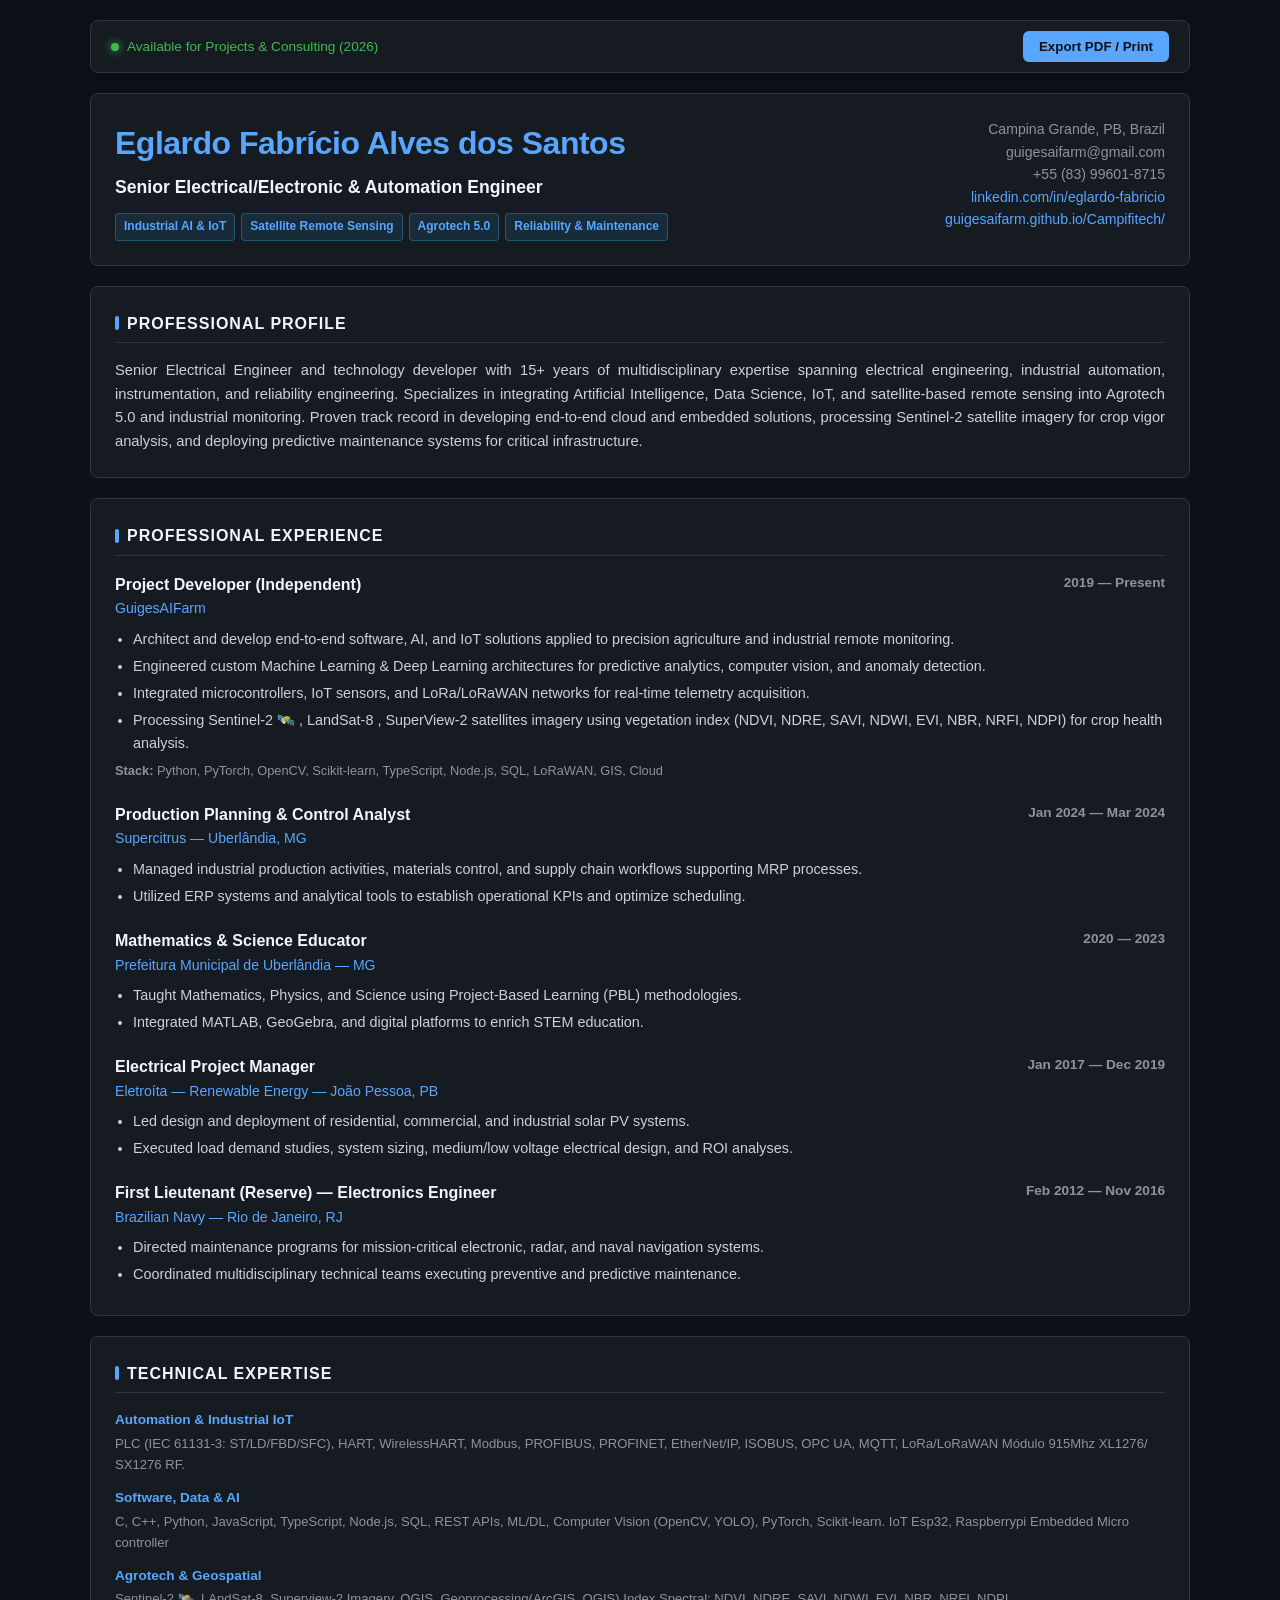
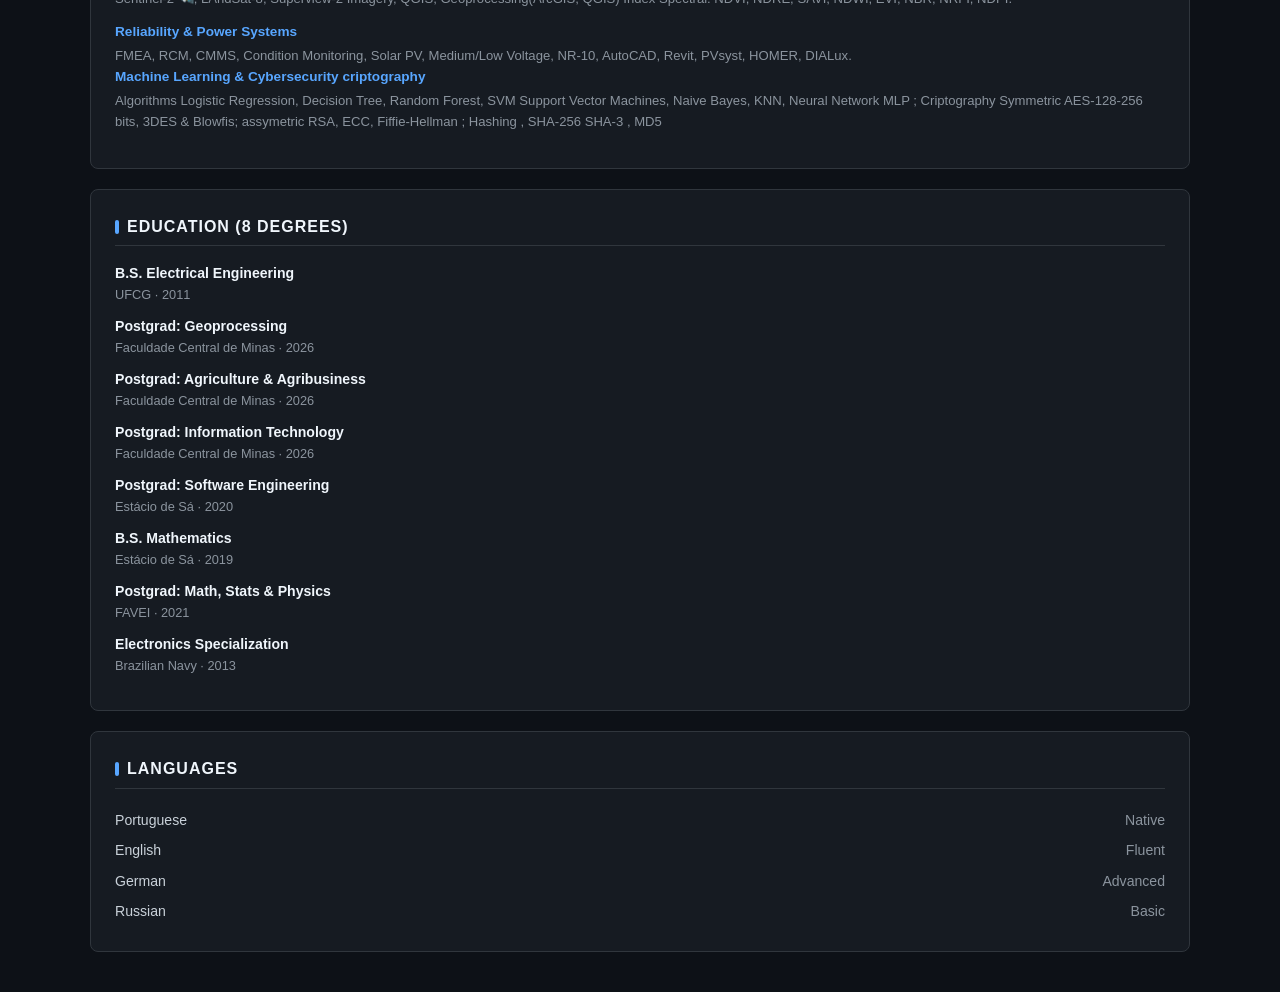
<file: index.html>
<!DOCTYPE html>
<html lang="en">
<head>
  <meta charset="UTF-8">
  <meta name="viewport" content="width=device-width, initial-scale=1.0">
  <title>Resume — Eglardo Fabrício Alves dos Santos</title>
  <style>
    :root {
      --bg: #0d1117;
      --card-bg: #161b22;
      --border: #30363d;
      --text: #c9d1d9;
      --text-heading: #f0f6fc;
      --text-muted: #8b949e;
      --accent: #58a6ff;
      --accent-hover: #1f6feb;
      --green: #3fb950;
      --tag-bg: rgba(56, 189, 248, 0.1);
    }

    * {
      box-sizing: border-box;
      margin: 0;
      padding: 0;
      font-family: -apple-system, BlinkMacSystemFont, "Segoe UI", Roboto, Helvetica, Arial, sans-serif;
    }

    body {
      background-color: var(--bg);
      color: var(--text);
      line-height: 1.6;
      padding: 20px;
    }

    .container {
      max-width: 1100px;
      margin: 0 auto;
    }

    /* Floating Toolbar */
    .toolbar {
      display: flex;
      justify-content: space-between;
      align-items: center;
      background: var(--card-bg);
      border: 1px solid var(--border);
      padding: 10px 20px;
      border-radius: 8px;
      margin-bottom: 20px;
      position: sticky;
      top: 10px;
      z-index: 100;
      box-shadow: 0 4px 12px rgba(0,0,0,0.3);
    }

    .status-badge {
      display: flex;
      align-items: center;
      gap: 8px;
      font-size: 0.85rem;
      color: var(--green);
    }

    .status-dot {
      width: 8px;
      height: 8px;
      background: var(--green);
      border-radius: 50%;
      box-shadow: 0 0 8px var(--green);
    }

    .btn-print {
      background: var(--accent);
      color: #0d1117;
      border: none;
      padding: 8px 16px;
      border-radius: 6px;
      font-weight: 600;
      cursor: pointer;
      transition: background 0.2s;
    }

    .btn-print:hover {
      background: var(--accent-hover);
      color: #fff;
    }

    /* Main Grid */
    .resume-grid {
      display: grid;
      grid-template-columns: 2fr 1fr;
      gap: 20px;
    }

    /* Cards */
    .card {
      background: var(--card-bg);
      border: 1px solid var(--border);
      border-radius: 8px;
      padding: 24px;
      margin-bottom: 20px;
    }

    /* Header Profile */
    .header-card {
      grid-column: 1 / -1;
      display: flex;
      justify-content: space-between;
      flex-wrap: wrap;
      gap: 20px;
    }

    h1 {
      color: var(--accent);
      font-size: 2rem;
      letter-spacing: -0.5px;
      margin-bottom: 4px;
    }

    .subtitle {
      color: var(--text-heading);
      font-size: 1.1rem;
      font-weight: 600;
      margin-bottom: 12px;
    }

    .badges {
      display: flex;
      flex-wrap: wrap;
      gap: 6px;
    }

    .badge {
      background: var(--tag-bg);
      color: var(--accent);
      border: 1px solid rgba(56, 189, 248, 0.3);
      padding: 3px 8px;
      border-radius: 4px;
      font-size: 0.75rem;
      font-weight: 600;
    }

    .contact-info {
      font-size: 0.88rem;
      color: var(--text-muted);
      text-align: right;
    }

    .contact-info a {
      color: var(--accent);
      text-decoration: none;
    }

    /* Section Headings */
    .section-title {
      font-size: 1rem;
      font-weight: 700;
      color: var(--text-heading);
      text-transform: uppercase;
      letter-spacing: 1px;
      border-bottom: 1px solid var(--border);
      padding-bottom: 6px;
      margin-bottom: 16px;
      display: flex;
      align-items: center;
      gap: 8px;
    }

    .section-title::before {
      content: "";
      display: inline-block;
      width: 4px;
      height: 14px;
      background: var(--accent);
      border-radius: 2px;
    }

    /* Timeline Experience */
    .exp-item {
      margin-bottom: 20px;
      position: relative;
    }

    .exp-item:last-child {
      margin-bottom: 0;
    }

    .exp-header {
      display: flex;
      justify-content: space-between;
      font-weight: 600;
    }

    .exp-title {
      color: var(--text-heading);
      font-size: 1rem;
    }

    .exp-date {
      color: var(--text-muted);
      font-size: 0.85rem;
    }

    .exp-sub {
      color: var(--accent);
      font-size: 0.88rem;
      margin-bottom: 8px;
    }

    .exp-bullets {
      padding-left: 18px;
      font-size: 0.9rem;
    }

    .exp-bullets li {
      margin-bottom: 4px;
    }

    .tech-stack {
      margin-top: 6px;
      font-size: 0.8rem;
      color: var(--text-muted);
    }

    /* Skills & Sidebar */
    .skill-group {
      margin-bottom: 12px;
    }

    .skill-title {
      color: var(--accent);
      font-size: 0.85rem;
      font-weight: 600;
      margin-bottom: 2px;
    }

    .skill-desc {
      font-size: 0.82rem;
      color: var(--text-muted);
    }

    .edu-item {
      margin-bottom: 10px;
    }

    .edu-degree {
      color: var(--text-heading);
      font-weight: 600;
      font-size: 0.88rem;
    }

    .edu-school {
      color: var(--text-muted);
      font-size: 0.8rem;
    }

    .lang-table {
      width: 100%;
      font-size: 0.88rem;
      border-collapse: collapse;
    }

    .lang-table td {
      padding: 4px 0;
    }

    .lang-level {
      text-align: right;
      color: var(--text-muted);
    }

    /* Print Styles */
    @media print {
      body {
        background: #fff;
        color: #111;
        padding: 0;
      }
      .toolbar {
        display: none;
      }
      .card {
        background: transparent;
        border: none;
        padding: 0;
        margin-bottom: 15px;
      }
      .resume-grid {
        display: block;
      }
      h1, .exp-sub, .skill-title {
        color: #000;
      }
      .badge {
        border: 1px solid #ccc;
        color: #000;
      }
    }

    /* Responsive Design */
    @media (max-width: 768px) {
      .resume-grid {
        grid-template-columns: 1fr;
      }
      .contact-info {
        text-align: left;
      }
    }
  </style>
</head>
<body>

  <div class="container">
    <div class="toolbar">
      <div class="status-badge">
        <span class="status-dot"></span>
        <span>Available for Projects & Consulting (2026)</span>
      </div>
      <button class="btn-print" onclick="window.print()">Export PDF / Print</button>
    </div>

    <div class="resume-grid">
      
      <div class="card header-card">
        <div>
          <h1>Eglardo Fabrício Alves dos Santos</h1>
          <div class="subtitle">Senior Electrical/Electronic & Automation Engineer</div>
          <div class="badges">
            <span class="badge">Industrial AI & IoT</span>
            <span class="badge">Satellite Remote Sensing</span>
            <span class="badge">Agrotech 5.0</span>
            <span class="badge">Reliability & Maintenance</span>
          </div>
        </div>
        <div class="contact-info">
          <div>Campina Grande, PB, Brazil</div>
          <div>guigesaifarm@gmail.com</div>
          <div>+55 (83) 99601-8715</div>
          <div><a href="https://linkedin.com/in/eglardo-fabricio" target="_blank">linkedin.com/in/eglardo-fabricio</a></div>
           <div><a href="https://guigesaifarm.github.io/Campifitech/" target="_blank">guigesaifarm.github.io/Campifitech/</a></div>
        </div>
        </div>
      </div>

      <div class="main-col">
        
        <div class="card">
          <div class="section-title">Professional Profile</div>
          <p style="font-size: 0.92rem; text-align: justify;">
            Senior Electrical Engineer and technology developer with 15+ years of multidisciplinary expertise spanning electrical engineering, industrial automation, instrumentation, and reliability engineering. Specializes in integrating Artificial Intelligence, Data Science, IoT, and satellite-based remote sensing into Agrotech 5.0 and industrial monitoring. Proven track record in developing end-to-end cloud and embedded solutions, processing Sentinel-2 satellite imagery for crop vigor analysis, and deploying predictive maintenance systems for critical infrastructure.
          </p>
        </div>

        <div class="card">
          <div class="section-title">Professional Experience</div>

          <div class="exp-item">
            <div class="exp-header">
              <span class="exp-title">Project Developer (Independent)</span>
              <span class="exp-date">2019 — Present</span>
            </div>
            <div class="exp-sub">GuigesAIFarm</div>
            <ul class="exp-bullets">
              <li>Architect and develop end-to-end software, AI, and IoT solutions applied to precision agriculture and industrial remote monitoring.</li>
              <li>Engineered custom Machine Learning & Deep Learning architectures for predictive analytics, computer vision, and anomaly detection.</li>
              <li>Integrated microcontrollers, IoT sensors, and LoRa/LoRaWAN networks for real-time telemetry acquisition.</li>
              <li>Processing Sentinel-2 🛰️ , LandSat-8 , SuperView-2 satellites imagery using vegetation index (NDVI, NDRE, SAVI, NDWI, EVI, NBR, NRFI, NDPI) for crop health analysis.</li>
            </ul>
            <div class="tech-stack"><strong>Stack:</strong> Python, PyTorch, OpenCV, Scikit-learn, TypeScript, Node.js, SQL, LoRaWAN, GIS, Cloud</div>
          </div>

          <div class="exp-item">
            <div class="exp-header">
              <span class="exp-title">Production Planning & Control Analyst</span>
              <span class="exp-date">Jan 2024 — Mar 2024</span>
            </div>
            <div class="exp-sub">Supercitrus — Uberlândia, MG</div>
            <ul class="exp-bullets">
              <li>Managed industrial production activities, materials control, and supply chain workflows supporting MRP processes.</li>
              <li>Utilized ERP systems and analytical tools to establish operational KPIs and optimize scheduling.</li>
            </ul>
          </div>

          <div class="exp-item">
            <div class="exp-header">
              <span class="exp-title">Mathematics & Science Educator</span>
              <span class="exp-date">2020 — 2023</span>
            </div>
            <div class="exp-sub">Prefeitura Municipal de Uberlândia — MG</div>
            <ul class="exp-bullets">
              <li>Taught Mathematics, Physics, and Science using Project-Based Learning (PBL) methodologies.</li>
              <li>Integrated MATLAB, GeoGebra, and digital platforms to enrich STEM education.</li>
            </ul>
          </div>

          <div class="exp-item">
            <div class="exp-header">
              <span class="exp-title">Electrical Project Manager</span>
              <span class="exp-date">Jan 2017 — Dec 2019</span>
            </div>
            <div class="exp-sub">Eletroíta — Renewable Energy — João Pessoa, PB</div>
            <ul class="exp-bullets">
              <li>Led design and deployment of residential, commercial, and industrial solar PV systems.</li>
              <li>Executed load demand studies, system sizing, medium/low voltage electrical design, and ROI analyses.</li>
            </ul>
          </div>

          <div class="exp-item">
            <div class="exp-header">
              <span class="exp-title">First Lieutenant (Reserve) — Electronics Engineer</span>
              <span class="exp-date">Feb 2012 — Nov 2016</span>
            </div>
            <div class="exp-sub">Brazilian Navy — Rio de Janeiro, RJ</div>
            <ul class="exp-bullets">
              <li>Directed maintenance programs for mission-critical electronic, radar, and naval navigation systems.</li>
              <li>Coordinated multidisciplinary technical teams executing preventive and predictive maintenance.</li>
            </ul>
          </div>

        </div>

      </div>

      <div class="sidebar-col">
        
        <div class="card">
          <div class="section-title">Technical Expertise</div>
          
          <div class="skill-group">
            <div class="skill-title">Automation & Industrial IoT</div>
            <div class="skill-desc">PLC (IEC 61131-3: ST/LD/FBD/SFC), HART, WirelessHART, Modbus, PROFIBUS, PROFINET, EtherNet/IP, ISOBUS, OPC UA, MQTT, LoRa/LoRaWAN Módulo 915Mhz XL1276/ SX1276 RF.</div>
          </div>

          <div class="skill-group">
            <div class="skill-title">Software, Data & AI</div>
            <div class="skill-desc">C, C++, Python, JavaScript, TypeScript, Node.js, SQL, REST APIs, ML/DL, Computer Vision (OpenCV, YOLO), PyTorch, Scikit-learn. IoT Esp32, Raspberrypi Embedded Micro controller</div>
          </div>

          <div class="skill-group">
            <div class="skill-title">Agrotech & Geospatial</div>
            <div class="skill-desc">Sentinel-2 🛰️, LAndSat-8, Superview-2 Imagery, QGIS, Geoprocessing(ArcGIS, QGIS) Index Spectral: NDVI, NDRE, SAVI, NDWI, EVI, NBR, NRFI, NDPI.</div>
          </div>

          <div class="skill-group">
            <div class="skill-title">Reliability & Power Systems</div>
            <div class="skill-desc">FMEA, RCM, CMMS, Condition Monitoring, Solar PV, Medium/Low Voltage, NR-10, AutoCAD, Revit, PVsyst, HOMER, DIALux.
            </div> 

          <div class="skill-group">
            <div class="skill-title">Machine Learning & Cybersecurity criptography</div>
            <div class="skill-desc"> Algorithms Logistic Regression, Decision Tree, Random Forest, SVM Support Vector Machines, Naive Bayes, KNN, Neural Network MLP ; Criptography Symmetric AES-128-256 bits, 3DES & Blowfis; assymetric RSA, ECC, Fiffie-Hellman ; Hashing , SHA-256 SHA-3 , MD5</div>
          </div>
            
          </div>
        </div>

        <div class="card">
          <div class="section-title">Education (8 Degrees)</div>
          
          <div class="edu-item">
            <div class="edu-degree">B.S. Electrical Engineering</div>
            <div class="edu-school">UFCG · 2011</div>
          </div>
          <div class="edu-item">
            <div class="edu-degree">Postgrad: Geoprocessing</div>
            <div class="edu-school">Faculdade Central de Minas · 2026</div>
          </div>
          <div class="edu-item">
            <div class="edu-degree">Postgrad: Agriculture & Agribusiness</div>
            <div class="edu-school">Faculdade Central de Minas · 2026</div>
          </div>
          <div class="edu-item">
            <div class="edu-degree">Postgrad: Information Technology</div>
            <div class="edu-school">Faculdade Central de Minas · 2026</div>
          </div>
          <div class="edu-item">
            <div class="edu-degree">Postgrad: Software Engineering</div>
            <div class="edu-school">Estácio de Sá · 2020</div>
          </div>
          <div class="edu-item">
            <div class="edu-degree">B.S. Mathematics</div>
            <div class="edu-school">Estácio de Sá · 2019</div>
          </div>
          <div class="edu-item">
            <div class="edu-degree">Postgrad: Math, Stats & Physics</div>
            <div class="edu-school">FAVEI · 2021</div>
          </div>
          <div class="edu-item">
            <div class="edu-degree">Electronics Specialization</div>
            <div class="edu-school">Brazilian Navy · 2013</div>
          </div>
        </div>

        <div class="card">
          <div class="section-title">Languages</div>
          <table class="lang-table">
            <tr><td>Portuguese</td><td class="lang-level">Native</td></tr>
            <tr><td>English</td><td class="lang-level">Fluent</td></tr>
            <tr><td>German</td><td class="lang-level">Advanced</td></tr>
            <tr><td>Russian</td><td class="lang-level">Basic</td></tr>
          </table>
        </div>

      </div>

    </div>
  </div>

</body>
</html>
</file>
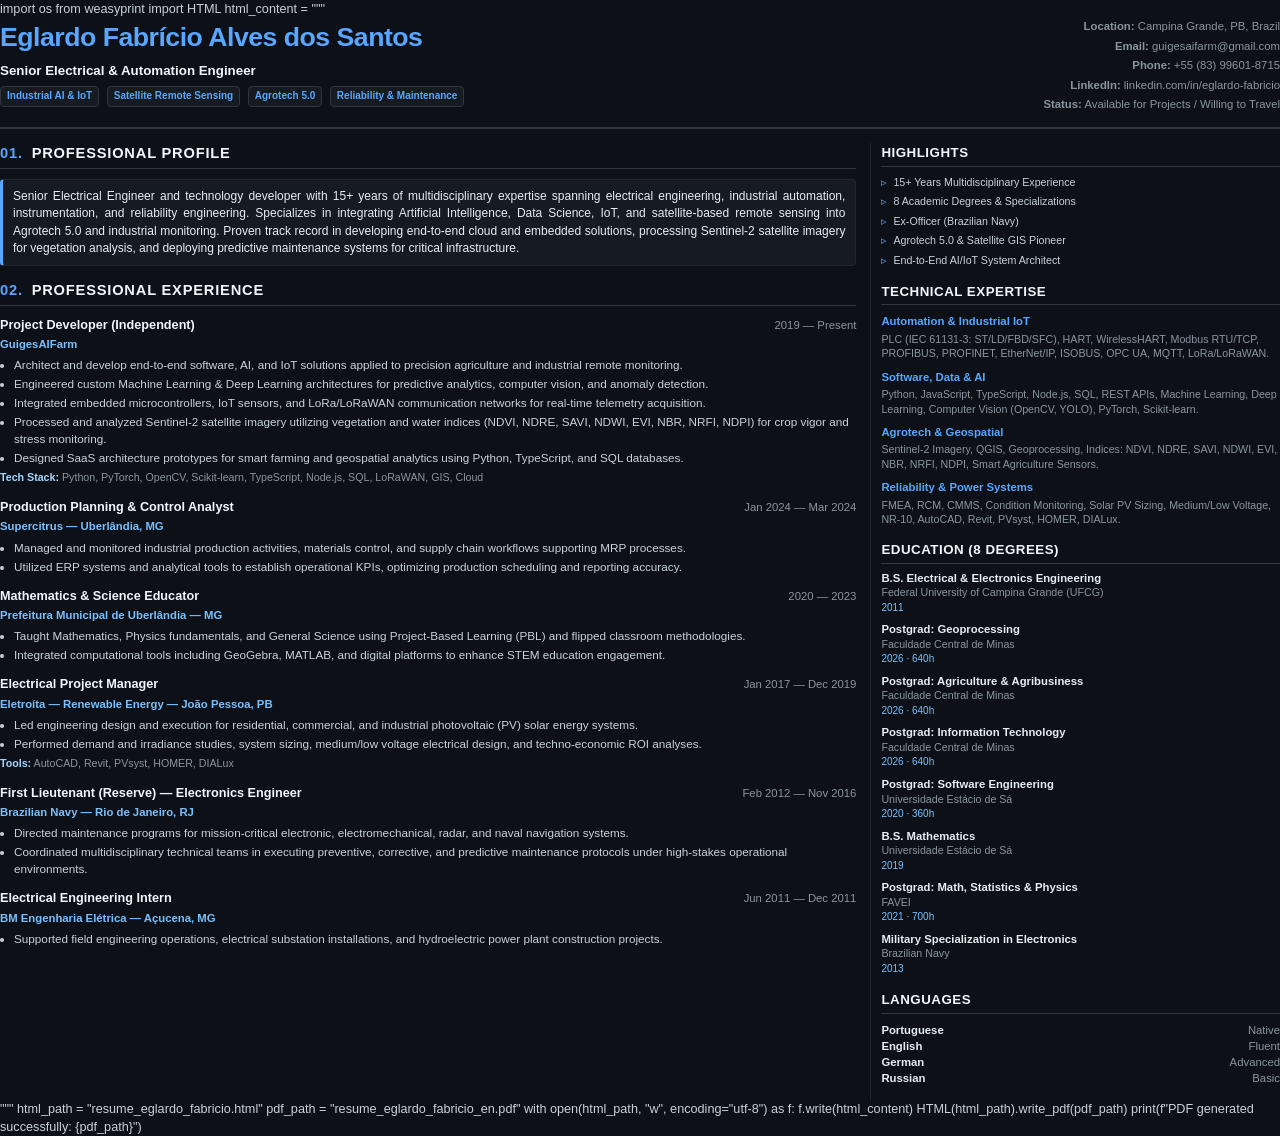
<file: Resume.html>
import os
from weasyprint import HTML

html_content = """<!DOCTYPE html>
<html lang="en">
<head>
  <meta charset="UTF-8">
  <title>Resume - Eglardo Fabrício Alves dos Santos</title>
  <style>
    @page {
      size: A4;
      margin: 12mm 12mm;
      background-color: #0d1117;
    }
    
    *, *::before, *::after {
      box-sizing: border-box;
    }

    body {
      margin: 0;
      padding: 0;
      font-family: -apple-system, BlinkMacSystemFont, "Segoe UI", Roboto, Helvetica, Arial, sans-serif;
      background-color: #0d1117;
      color: #c9d1d9;
      font-size: 9.5pt;
      line-height: 1.45;
    }

    /* Header Styling */
    .header {
      border-bottom: 2px solid #30363d;
      padding-bottom: 12px;
      margin-bottom: 14px;
    }

    .header-top {
      display: table;
      width: 100%;
    }

    .title-area {
      display: table-cell;
      vertical-align: top;
      width: 65%;
    }

    .contact-area {
      display: table-cell;
      vertical-align: top;
      width: 35%;
      text-align: right;
      font-size: 8.5pt;
      color: #8b949e;
    }

    h1 {
      font-size: 20pt;
      font-weight: 700;
      color: #58a6ff;
      margin: 0 0 4px 0;
      letter-spacing: -0.5px;
    }

    .subtitle {
      font-size: 10pt;
      font-weight: 600;
      color: #f0f6fc;
      margin-bottom: 6px;
    }

    .badges {
      margin-top: 6px;
    }

    .badge {
      display: inline-block;
      background-color: #161b22;
      border: 1px solid #30363d;
      color: #58a6ff;
      padding: 2px 6px;
      border-radius: 4px;
      font-size: 7.5pt;
      font-weight: 600;
      margin-right: 4px;
      margin-bottom: 4px;
    }

    .contact-item {
      margin-bottom: 3px;
    }

    .contact-item a {
      color: #58a6ff;
      text-decoration: none;
    }

    /* Layout Columns */
    .main-container {
      display: table;
      width: 100%;
    }

    .left-col {
      display: table-cell;
      width: 68%;
      padding-right: 14px;
      vertical-align: top;
    }

    .right-col {
      display: table-cell;
      width: 32%;
      padding-left: 10px;
      border-left: 1px solid #21262d;
      vertical-align: top;
    }

    /* Section Styles */
    .section-title {
      font-size: 11pt;
      font-weight: 700;
      color: #f0f6fc;
      text-transform: uppercase;
      letter-spacing: 0.8px;
      border-bottom: 1px solid #30363d;
      padding-bottom: 3px;
      margin-top: 0;
      margin-bottom: 10px;
    }

    .section-title span {
      color: #58a6ff;
      margin-right: 4px;
    }

    .summary-box {
      background-color: #161b22;
      border: 1px solid #21262d;
      border-left: 3px solid #58a6ff;
      padding: 8px 10px;
      border-radius: 4px;
      margin-bottom: 14px;
      font-size: 9pt;
      color: #e6edf3;
      text-align: justify;
    }

    /* Experience Items */
    .exp-item {
      margin-bottom: 12px;
      page-break-inside: avoid;
    }

    .exp-header {
      display: table;
      width: 100%;
      margin-bottom: 2px;
    }

    .exp-title {
      display: table-cell;
      font-weight: 700;
      color: #f0f6fc;
      font-size: 9.5pt;
    }

    .exp-date {
      display: table-cell;
      text-align: right;
      color: #8b949e;
      font-size: 8.5pt;
      font-weight: 500;
    }

    .exp-sub {
      color: #79c0ff;
      font-size: 8.5pt;
      font-weight: 600;
      margin-bottom: 4px;
    }

    .exp-bullets {
      margin: 0;
      padding-left: 14px;
    }

    .exp-bullets li {
      margin-bottom: 2px;
      color: #c9d1d9;
      font-size: 8.8pt;
    }

    .tech-stack {
      margin-top: 4px;
      font-size: 8pt;
      color: #8b949e;
    }

    .tech-stack strong {
      color: #a5d6ff;
    }

    /* Right Column Sidebar Blocks */
    .sidebar-block {
      margin-bottom: 14px;
      page-break-inside: avoid;
    }

    .sidebar-title {
      font-size: 10pt;
      font-weight: 700;
      color: #f0f6fc;
      border-bottom: 1px solid #30363d;
      padding-bottom: 3px;
      margin-top: 0;
      margin-bottom: 8px;
      text-transform: uppercase;
      letter-spacing: 0.5px;
    }

    .skill-group {
      margin-bottom: 8px;
    }

    .skill-heading {
      font-weight: 700;
      color: #58a6ff;
      font-size: 8.5pt;
      margin-bottom: 2px;
    }

    .skill-tags {
      font-size: 8pt;
      color: #8b949e;
      line-height: 1.35;
    }

    .edu-item {
      margin-bottom: 8px;
    }

    .edu-degree {
      font-weight: 600;
      color: #e6edf3;
      font-size: 8.5pt;
      line-height: 1.2;
    }

    .edu-school {
      color: #8b949e;
      font-size: 8pt;
    }

    .edu-meta {
      color: #79c0ff;
      font-size: 7.5pt;
    }

    .lang-table {
      width: 100%;
      border-collapse: collapse;
      font-size: 8.5pt;
    }

    .lang-table td {
      padding: 2px 0;
    }

    .lang-name {
      color: #e6edf3;
      font-weight: 600;
    }

    .lang-level {
      text-align: right;
      color: #8b949e;
    }

    .highlight-list {
      list-style: none;
      padding: 0;
      margin: 0;
    }

    .highlight-list li {
      position: relative;
      padding-left: 12px;
      margin-bottom: 4px;
      font-size: 8pt;
      color: #c9d1d9;
    }

    .highlight-list li::before {
      content: "▹";
      position: absolute;
      left: 0;
      color: #58a6ff;
    }
  </style>
</head>
<body>

  <!-- HEADER SECTION -->
  <div class="header">
    <div class="header-top">
      <div class="title-area">
        <h1>Eglardo Fabrício Alves dos Santos</h1>
        <div class="subtitle">Senior Electrical & Automation Engineer</div>
        <div class="badges">
          <span class="badge">Industrial AI & IoT</span>
          <span class="badge">Satellite Remote Sensing</span>
          <span class="badge">Agrotech 5.0</span>
          <span class="badge">Reliability & Maintenance</span>
        </div>
      </div>
      <div class="contact-area">
        <div class="contact-item"><strong>Location:</strong> Campina Grande, PB, Brazil</div>
        <div class="contact-item"><strong>Email:</strong> guigesaifarm@gmail.com</div>
        <div class="contact-item"><strong>Phone:</strong> +55 (83) 99601-8715</div>
        <div class="contact-item"><strong>LinkedIn:</strong> linkedin.com/in/eglardo-fabricio</div>
        <div class="contact-item"><strong>Status:</strong> Available for Projects / Willing to Travel</div>
      </div>
    </div>
  </div>

  <!-- MAIN BODY CONTENT -->
  <div class="main-container">
    
    <!-- LEFT COLUMN (Main Experience & Summary) -->
    <div class="left-col">
      
      <!-- PROFESSIONAL SUMMARY -->
      <div class="section-title"><span>01.</span> Professional Profile</div>
      <div class="summary-box">
        Senior Electrical Engineer and technology developer with 15+ years of multidisciplinary expertise spanning electrical engineering, industrial automation, instrumentation, and reliability engineering. Specializes in integrating Artificial Intelligence, Data Science, IoT, and satellite-based remote sensing into Agrotech 5.0 and industrial monitoring. Proven track record in developing end-to-end cloud and embedded solutions, processing Sentinel-2 satellite imagery for vegetation analysis, and deploying predictive maintenance systems for critical infrastructure.
      </div>

      <!-- PROFESSIONAL EXPERIENCE -->
      <div class="section-title"><span>02.</span> Professional Experience</div>

      <div class="exp-item">
        <div class="exp-header">
          <div class="exp-title">Project Developer (Independent)</div>
          <div class="exp-date">2019 — Present</div>
        </div>
        <div class="exp-sub">GuigesAIFarm</div>
        <ul class="exp-bullets">
          <li>Architect and develop end-to-end software, AI, and IoT solutions applied to precision agriculture and industrial remote monitoring.</li>
          <li>Engineered custom Machine Learning & Deep Learning architectures for predictive analytics, computer vision, and anomaly detection.</li>
          <li>Integrated embedded microcontrollers, IoT sensors, and LoRa/LoRaWAN communication networks for real-time telemetry acquisition.</li>
          <li>Processed and analyzed Sentinel-2 satellite imagery utilizing vegetation and water indices (NDVI, NDRE, SAVI, NDWI, EVI, NBR, NRFI, NDPI) for crop vigor and stress monitoring.</li>
          <li>Designed SaaS architecture prototypes for smart farming and geospatial analytics using Python, TypeScript, and SQL databases.</li>
        </ul>
        <div class="tech-stack"><strong>Tech Stack:</strong> Python, PyTorch, OpenCV, Scikit-learn, TypeScript, Node.js, SQL, LoRaWAN, GIS, Cloud</div>
      </div>

      <div class="exp-item">
        <div class="exp-header">
          <div class="exp-title">Production Planning & Control Analyst</div>
          <div class="exp-date">Jan 2024 — Mar 2024</div>
        </div>
        <div class="exp-sub">Supercitrus — Uberlândia, MG</div>
        <ul class="exp-bullets">
          <li>Managed and monitored industrial production activities, materials control, and supply chain workflows supporting MRP processes.</li>
          <li>Utilized ERP systems and analytical tools to establish operational KPIs, optimizing production scheduling and reporting accuracy.</li>
        </ul>
      </div>

      <div class="exp-item">
        <div class="exp-header">
          <div class="exp-title">Mathematics & Science Educator</div>
          <div class="exp-date">2020 — 2023</div>
        </div>
        <div class="exp-sub">Prefeitura Municipal de Uberlândia — MG</div>
        <ul class="exp-bullets">
          <li>Taught Mathematics, Physics fundamentals, and General Science using Project-Based Learning (PBL) and flipped classroom methodologies.</li>
          <li>Integrated computational tools including GeoGebra, MATLAB, and digital platforms to enhance STEM education engagement.</li>
        </ul>
      </div>

      <div class="exp-item">
        <div class="exp-header">
          <div class="exp-title">Electrical Project Manager</div>
          <div class="exp-date">Jan 2017 — Dec 2019</div>
        </div>
        <div class="exp-sub">Eletroíta — Renewable Energy — João Pessoa, PB</div>
        <ul class="exp-bullets">
          <li>Led engineering design and execution for residential, commercial, and industrial photovoltaic (PV) solar energy systems.</li>
          <li>Performed demand and irradiance studies, system sizing, medium/low voltage electrical design, and techno-economic ROI analyses.</li>
        </ul>
        <div class="tech-stack"><strong>Tools:</strong> AutoCAD, Revit, PVsyst, HOMER, DIALux</div>
      </div>

      <div class="exp-item">
        <div class="exp-header">
          <div class="exp-title">First Lieutenant (Reserve) — Electronics Engineer</div>
          <div class="exp-date">Feb 2012 — Nov 2016</div>
        </div>
        <div class="exp-sub">Brazilian Navy — Rio de Janeiro, RJ</div>
        <ul class="exp-bullets">
          <li>Directed maintenance programs for mission-critical electronic, electromechanical, radar, and naval navigation systems.</li>
          <li>Coordinated multidisciplinary technical teams in executing preventive, corrective, and predictive maintenance protocols under high-stakes operational environments.</li>
        </ul>
      </div>

      <div class="exp-item">
        <div class="exp-header">
          <div class="exp-title">Electrical Engineering Intern</div>
          <div class="exp-date">Jun 2011 — Dec 2011</div>
        </div>
        <div class="exp-sub">BM Engenharia Elétrica — Açucena, MG</div>
        <ul class="exp-bullets">
          <li>Supported field engineering operations, electrical substation installations, and hydroelectric power plant construction projects.</li>
        </ul>
      </div>

    </div>

    <!-- RIGHT COLUMN (Sidebar: Skills, Education, Languages) -->
    <div class="right-col">

      <!-- KEY HIGHLIGHTS -->
      <div class="sidebar-block">
        <div class="sidebar-title">Highlights</div>
        <ul class="highlight-list">
          <li>15+ Years Multidisciplinary Experience</li>
          <li>8 Academic Degrees & Specializations</li>
          <li>Ex-Officer (Brazilian Navy)</li>
          <li>Agrotech 5.0 & Satellite GIS Pioneer</li>
          <li>End-to-End AI/IoT System Architect</li>
        </ul>
      </div>

      <!-- TECHNICAL SKILLS -->
      <div class="sidebar-block">
        <div class="sidebar-title">Technical Expertise</div>
        
        <div class="skill-group">
          <div class="skill-heading">Automation & Industrial IoT</div>
          <div class="skill-tags">PLC (IEC 61131-3: ST/LD/FBD/SFC), HART, WirelessHART, Modbus RTU/TCP, PROFIBUS, PROFINET, EtherNet/IP, ISOBUS, OPC UA, MQTT, LoRa/LoRaWAN.</div>
        </div>

        <div class="skill-group">
          <div class="skill-heading">Software, Data & AI</div>
          <div class="skill-tags">Python, JavaScript, TypeScript, Node.js, SQL, REST APIs, Machine Learning, Deep Learning, Computer Vision (OpenCV, YOLO), PyTorch, Scikit-learn.</div>
        </div>

        <div class="skill-group">
          <div class="skill-heading">Agrotech & Geospatial</div>
          <div class="skill-tags">Sentinel-2 Imagery, QGIS, Geoprocessing, Indices: NDVI, NDRE, SAVI, NDWI, EVI, NBR, NRFI, NDPI, Smart Agriculture Sensors.</div>
        </div>

        <div class="skill-group">
          <div class="skill-heading">Reliability & Power Systems</div>
          <div class="skill-tags">FMEA, RCM, CMMS, Condition Monitoring, Solar PV Sizing, Medium/Low Voltage, NR-10, AutoCAD, Revit, PVsyst, HOMER, DIALux.</div>
        </div>
      </div>

      <!-- EDUCATION & DEGREES -->
      <div class="sidebar-block">
        <div class="sidebar-title">Education (8 Degrees)</div>

        <div class="edu-item">
          <div class="edu-degree">B.S. Electrical & Electronics Engineering</div>
          <div class="edu-school">Federal University of Campina Grande (UFCG)</div>
          <div class="edu-meta">2011</div>
        </div>

        <div class="edu-item">
          <div class="edu-degree">Postgrad: Geoprocessing</div>
          <div class="edu-school">Faculdade Central de Minas</div>
          <div class="edu-meta">2026 · 640h</div>
        </div>

        <div class="edu-item">
          <div class="edu-degree">Postgrad: Agriculture & Agribusiness</div>
          <div class="edu-school">Faculdade Central de Minas</div>
          <div class="edu-meta">2026 · 640h</div>
        </div>

        <div class="edu-item">
          <div class="edu-degree">Postgrad: Information Technology</div>
          <div class="edu-school">Faculdade Central de Minas</div>
          <div class="edu-meta">2026 · 640h</div>
        </div>

        <div class="edu-item">
          <div class="edu-degree">Postgrad: Software Engineering</div>
          <div class="edu-school">Universidade Estácio de Sá</div>
          <div class="edu-meta">2020 · 360h</div>
        </div>

        <div class="edu-item">
          <div class="edu-degree">B.S. Mathematics</div>
          <div class="edu-school">Universidade Estácio de Sá</div>
          <div class="edu-meta">2019</div>
        </div>

        <div class="edu-item">
          <div class="edu-degree">Postgrad: Math, Statistics & Physics</div>
          <div class="edu-school">FAVEI</div>
          <div class="edu-meta">2021 · 700h</div>
        </div>

        <div class="edu-item">
          <div class="edu-degree">Military Specialization in Electronics</div>
          <div class="edu-school">Brazilian Navy</div>
          <div class="edu-meta">2013</div>
        </div>
      </div>

      <!-- LANGUAGES -->
      <div class="sidebar-block">
        <div class="sidebar-title">Languages</div>
        <table class="lang-table">
          <tr><td class="lang-name">Portuguese</td><td class="lang-level">Native</td></tr>
          <tr><td class="lang-name">English</td><td class="lang-level">Fluent</td></tr>
          <tr><td class="lang-name">German</td><td class="lang-level">Advanced</td></tr>
          <tr><td class="lang-name">Russian</td><td class="lang-level">Basic</td></tr>
        </table>
      </div>

    </div>

  </div>

</body>
</html>
"""

html_path = "resume_eglardo_fabricio.html"
pdf_path = "resume_eglardo_fabricio_en.pdf"

with open(html_path, "w", encoding="utf-8") as f:
    f.write(html_content)

HTML(html_path).write_pdf(pdf_path)
print(f"PDF generated successfully: {pdf_path}")
</file>
